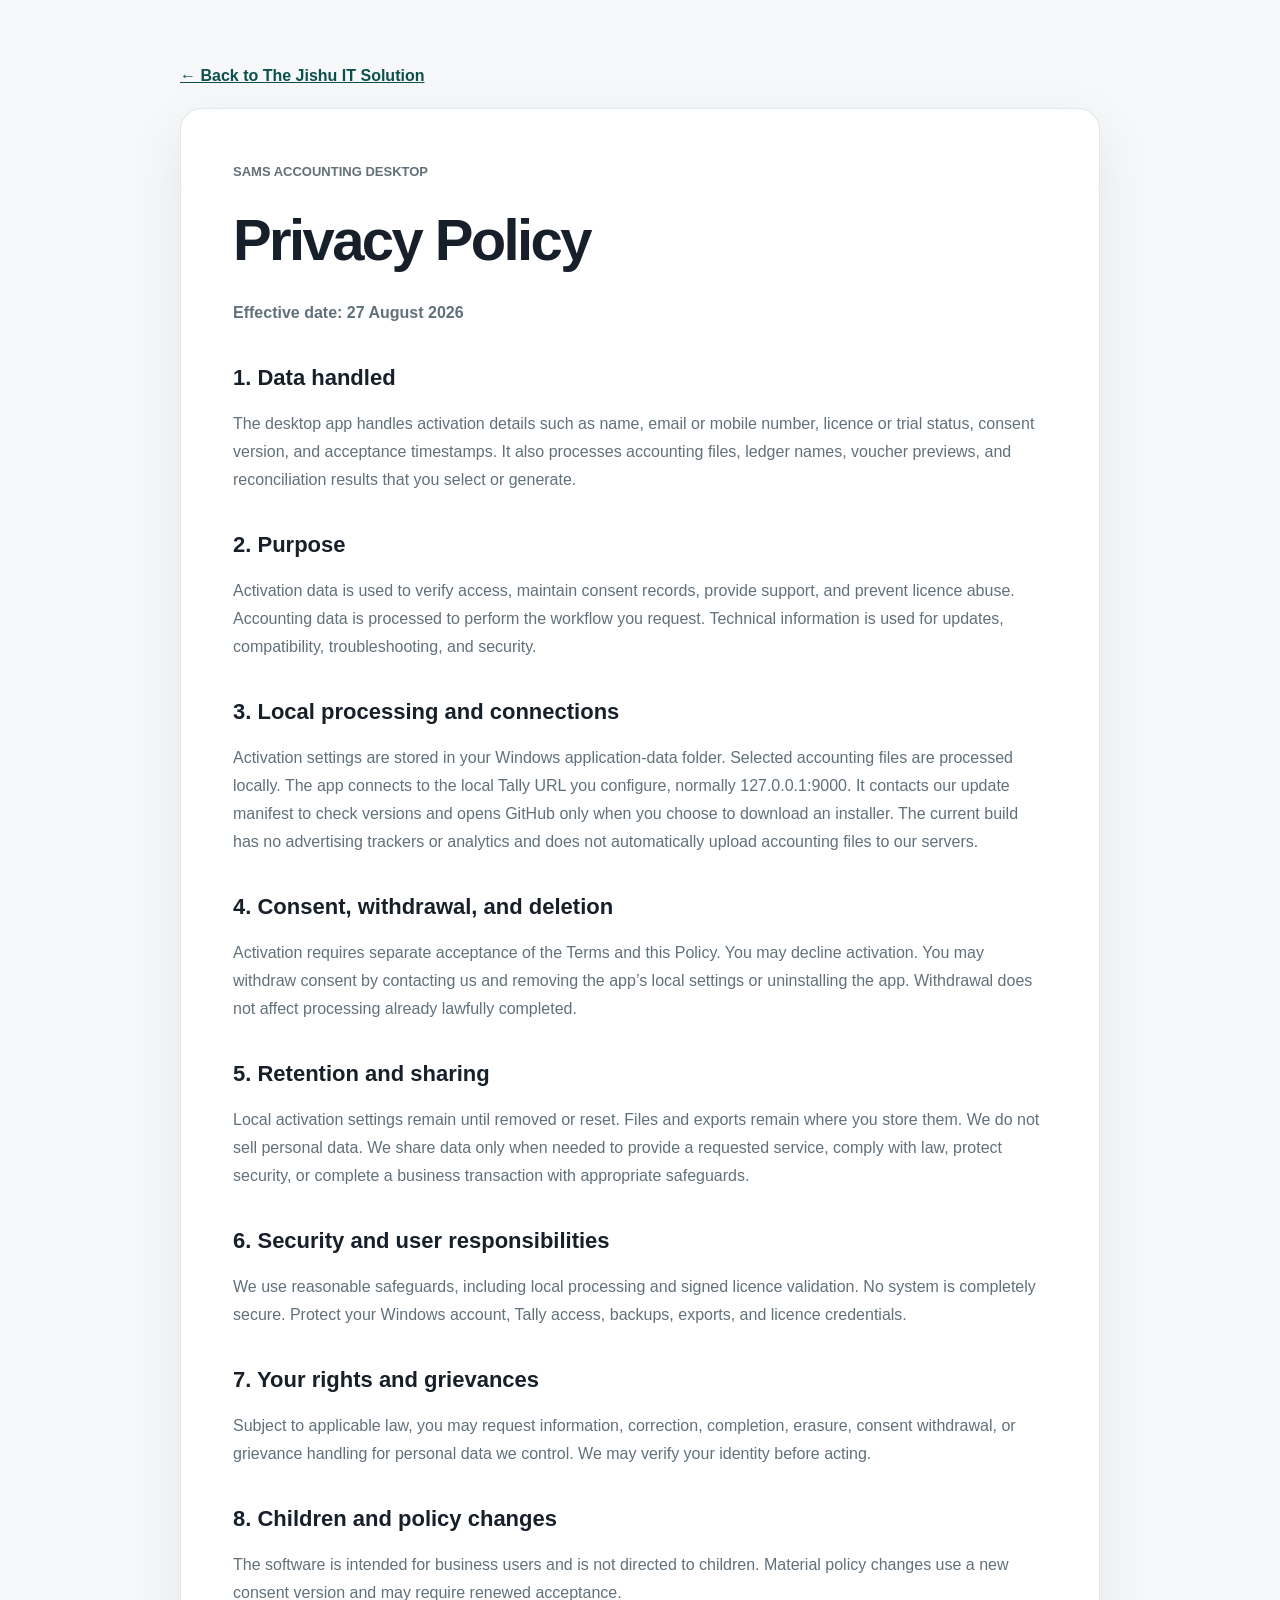
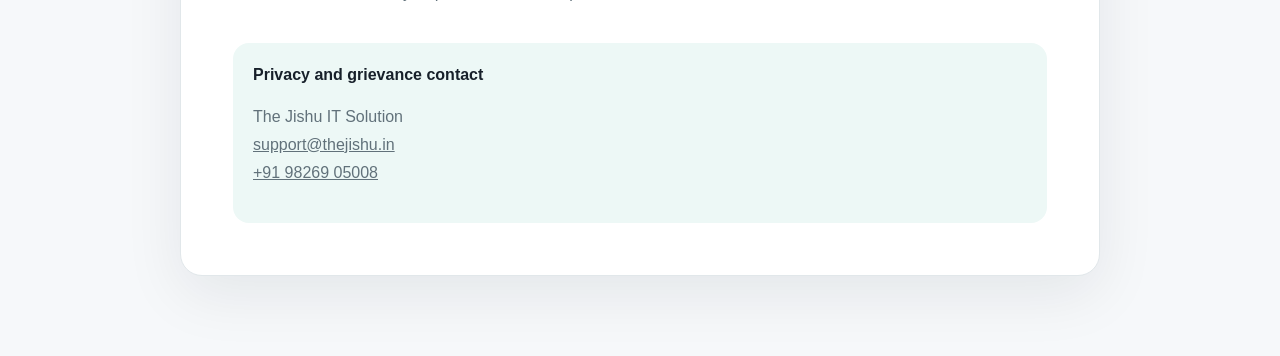
<file: site/privacy.html>
<!doctype html>
<html lang="en">
  <head>
    <meta charset="utf-8">
    <!-- Google tag (gtag.js) -->
    <script async src="https://www.googletagmanager.com/gtag/js?id=G-WH8EJ218XC"></script>
    <script>
      window.dataLayer = window.dataLayer || [];
      function gtag(){dataLayer.push(arguments);}
      gtag('js', new Date());
      gtag('config', 'G-WH8EJ218XC');
    </script>
    <meta name="viewport" content="width=device-width, initial-scale=1">
    <meta name="theme-color" content="#102f38"><meta name="color-scheme" content="light"><link rel="manifest" href="manifest.webmanifest"><link rel="apple-touch-icon" href="assets/jishu-logo-mark.png">
    <title>Privacy Policy | Sams Accounting Desktop</title>
    <meta name="description" content="Privacy Policy for Sams Accounting Desktop by The Jishu IT Solution.">
    <meta name="robots" content="index, follow">
    <link rel="canonical" href="https://thejishu.in/privacy.html">
    <link rel="stylesheet" href="styles.css">
  </head>
  <body class="legal-page">
    <main class="legal-shell">
      <a class="legal-back" href="index.html">← Back to The Jishu IT Solution</a>
      <article class="legal-card">
        <p class="eyebrow">Sams Accounting Desktop</p>
        <h1>Privacy Policy</h1>
        <p class="legal-meta">Effective date: 27 August 2026</p>

        <h2>1. Data handled</h2>
        <p>The desktop app handles activation details such as name, email or mobile number, licence or trial status, consent version, and acceptance timestamps. It also processes accounting files, ledger names, voucher previews, and reconciliation results that you select or generate.</p>

        <h2>2. Purpose</h2>
        <p>Activation data is used to verify access, maintain consent records, provide support, and prevent licence abuse. Accounting data is processed to perform the workflow you request. Technical information is used for updates, compatibility, troubleshooting, and security.</p>

        <h2>3. Local processing and connections</h2>
        <p>Activation settings are stored in your Windows application-data folder. Selected accounting files are processed locally. The app connects to the local Tally URL you configure, normally 127.0.0.1:9000. It contacts our update manifest to check versions and opens GitHub only when you choose to download an installer. The current build has no advertising trackers or analytics and does not automatically upload accounting files to our servers.</p>

        <h2>4. Consent, withdrawal, and deletion</h2>
        <p>Activation requires separate acceptance of the Terms and this Policy. You may decline activation. You may withdraw consent by contacting us and removing the app’s local settings or uninstalling the app. Withdrawal does not affect processing already lawfully completed.</p>

        <h2>5. Retention and sharing</h2>
        <p>Local activation settings remain until removed or reset. Files and exports remain where you store them. We do not sell personal data. We share data only when needed to provide a requested service, comply with law, protect security, or complete a business transaction with appropriate safeguards.</p>

        <h2>6. Security and user responsibilities</h2>
        <p>We use reasonable safeguards, including local processing and signed licence validation. No system is completely secure. Protect your Windows account, Tally access, backups, exports, and licence credentials.</p>

        <h2>7. Your rights and grievances</h2>
        <p>Subject to applicable law, you may request information, correction, completion, erasure, consent withdrawal, or grievance handling for personal data we control. We may verify your identity before acting.</p>

        <h2>8. Children and policy changes</h2>
        <p>The software is intended for business users and is not directed to children. Material policy changes use a new consent version and may require renewed acceptance.</p>

        <div class="legal-contact">
          <strong>Privacy and grievance contact</strong>
          <p>The Jishu IT Solution<br><a href="mailto:support@thejishu.in">support@thejishu.in</a><br><a href="tel:+919826905008">+91 98269 05008</a></p>
        </div>
      </article>
    </main>
  </body>
</html>
</file>
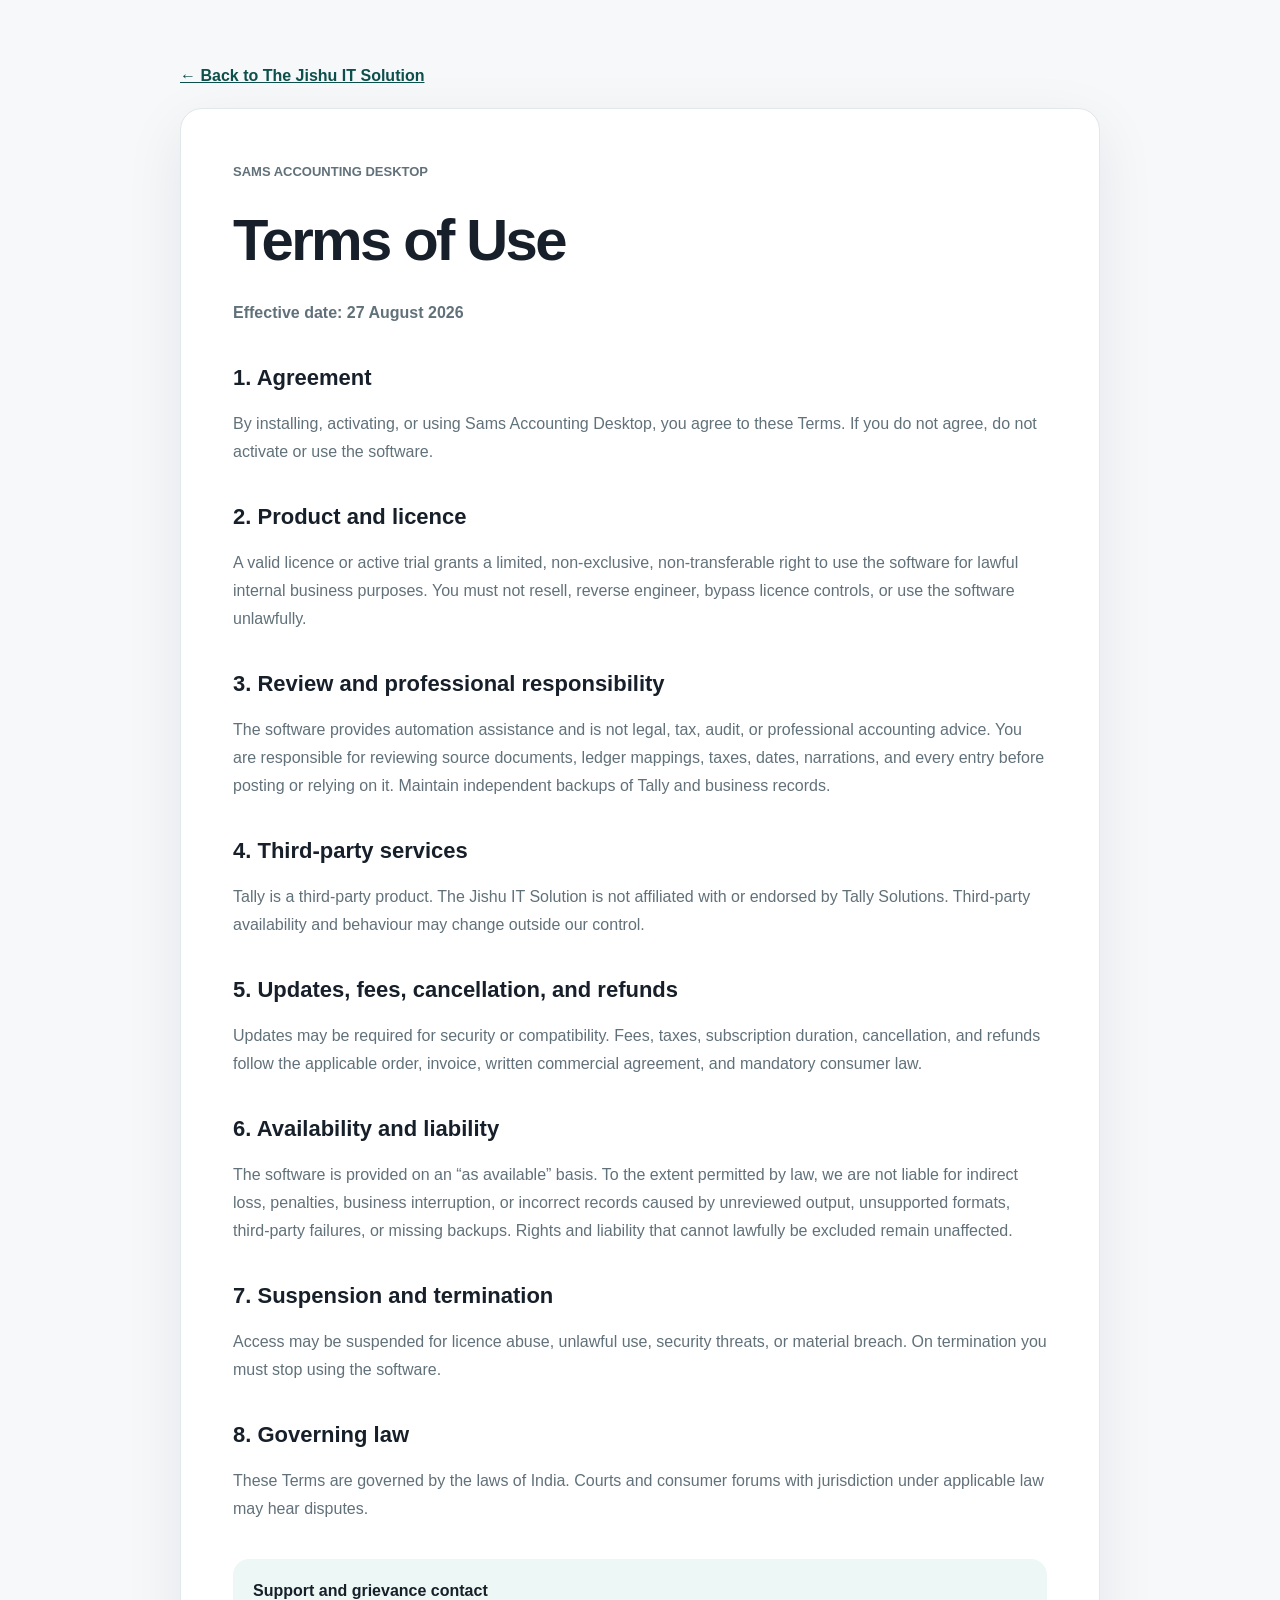
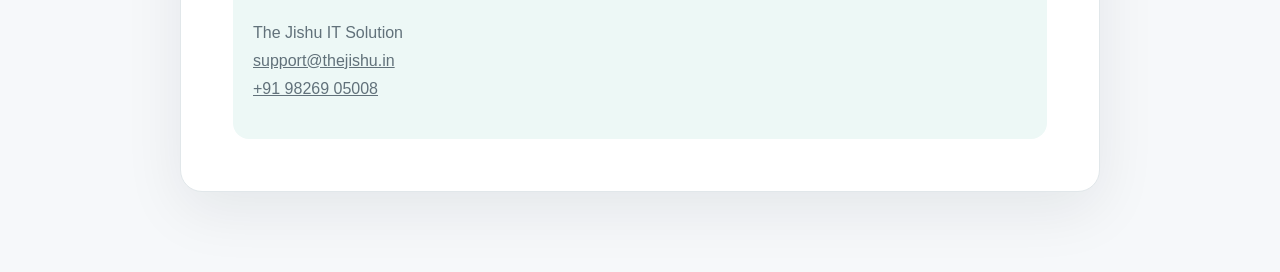
<file: site/terms.html>
<!doctype html>
<html lang="en">
  <head>
    <meta charset="utf-8">
    <!-- Google tag (gtag.js) -->
    <script async src="https://www.googletagmanager.com/gtag/js?id=G-WH8EJ218XC"></script>
    <script>
      window.dataLayer = window.dataLayer || [];
      function gtag(){dataLayer.push(arguments);}
      gtag('js', new Date());
      gtag('config', 'G-WH8EJ218XC');
    </script>
    <meta name="viewport" content="width=device-width, initial-scale=1">
    <meta name="theme-color" content="#102f38"><meta name="color-scheme" content="light"><link rel="manifest" href="manifest.webmanifest"><link rel="apple-touch-icon" href="assets/jishu-logo-mark.png">
    <title>Terms of Use | Sams Accounting Desktop</title>
    <meta name="description" content="Terms of Use for Sams Accounting Desktop by The Jishu IT Solution.">
    <meta name="robots" content="index, follow">
    <link rel="canonical" href="https://thejishu.in/terms.html">
    <link rel="stylesheet" href="styles.css">
  </head>
  <body class="legal-page">
    <main class="legal-shell">
      <a class="legal-back" href="index.html">← Back to The Jishu IT Solution</a>
      <article class="legal-card">
        <p class="eyebrow">Sams Accounting Desktop</p>
        <h1>Terms of Use</h1>
        <p class="legal-meta">Effective date: 27 August 2026</p>

        <h2>1. Agreement</h2>
        <p>By installing, activating, or using Sams Accounting Desktop, you agree to these Terms. If you do not agree, do not activate or use the software.</p>

        <h2>2. Product and licence</h2>
        <p>A valid licence or active trial grants a limited, non-exclusive, non-transferable right to use the software for lawful internal business purposes. You must not resell, reverse engineer, bypass licence controls, or use the software unlawfully.</p>

        <h2>3. Review and professional responsibility</h2>
        <p>The software provides automation assistance and is not legal, tax, audit, or professional accounting advice. You are responsible for reviewing source documents, ledger mappings, taxes, dates, narrations, and every entry before posting or relying on it. Maintain independent backups of Tally and business records.</p>

        <h2>4. Third-party services</h2>
        <p>Tally is a third-party product. The Jishu IT Solution is not affiliated with or endorsed by Tally Solutions. Third-party availability and behaviour may change outside our control.</p>

        <h2>5. Updates, fees, cancellation, and refunds</h2>
        <p>Updates may be required for security or compatibility. Fees, taxes, subscription duration, cancellation, and refunds follow the applicable order, invoice, written commercial agreement, and mandatory consumer law.</p>

        <h2>6. Availability and liability</h2>
        <p>The software is provided on an “as available” basis. To the extent permitted by law, we are not liable for indirect loss, penalties, business interruption, or incorrect records caused by unreviewed output, unsupported formats, third-party failures, or missing backups. Rights and liability that cannot lawfully be excluded remain unaffected.</p>

        <h2>7. Suspension and termination</h2>
        <p>Access may be suspended for licence abuse, unlawful use, security threats, or material breach. On termination you must stop using the software.</p>

        <h2>8. Governing law</h2>
        <p>These Terms are governed by the laws of India. Courts and consumer forums with jurisdiction under applicable law may hear disputes.</p>

        <div class="legal-contact">
          <strong>Support and grievance contact</strong>
          <p>The Jishu IT Solution<br><a href="mailto:support@thejishu.in">support@thejishu.in</a><br><a href="tel:+919826905008">+91 98269 05008</a></p>
        </div>
      </article>
    </main>
  </body>
</html>
</file>
<file: site/styles.css>
:root {
  --ink: #17202a;
  --muted: #61717a;
  --line: #e1e7ea;
  --paper: #f6f8fa;
  --white: #ffffff;
  --teal: #147d74;
  --teal-deep: #0d4f4a;
  --amber: #d49a2a;
  --red: #c45542;
  --shadow: 0 10px 28px rgba(17, 24, 39, 0.1);
}

* {
  box-sizing: border-box;
}

html {
  scroll-behavior: smooth;
}

body {
  margin: 0;
  overflow-x: hidden;
  color: var(--ink);
  background: var(--paper);
  font-family: Inter, "Segoe UI", Arial, sans-serif;
  line-height: 1.5;
}

a {
  color: inherit;
}

.site-header {
  position: sticky;
  top: 0;
  z-index: 20;
  display: flex;
  align-items: center;
  justify-content: space-between;
  gap: 24px;
  min-height: 68px;
  padding: 12px clamp(18px, 5vw, 64px);
  background: rgba(255, 255, 255, 0.92);
  border-bottom: 1px solid rgba(216, 224, 223, 0.9);
  backdrop-filter: blur(12px);
}

.nav-toggle {
  display: none;
}

.brand {
  display: inline-flex;
  align-items: center;
  gap: 10px;
  min-width: 0;
  text-decoration: none;
  font-size: 16px;
  font-weight: 800;
}

.brand-mark {
  width: 46px;
  height: 46px;
  object-fit: contain;
}

.nav-links {
  display: flex;
  align-items: center;
  gap: clamp(12px, 2.5vw, 28px);
  color: var(--muted);
  font-size: 14px;
  font-weight: 700;
}

.nav-links a {
  text-decoration: none;
}

.nav-links a:hover {
  color: var(--teal-deep);
}

.hero {
  position: relative;
  min-height: 72vh;
  overflow: hidden;
  color: var(--white);
  background: #111827;
}

.hero-backdrop {
  position: absolute;
  inset: 0;
  background:
    radial-gradient(circle at 82% 22%, rgba(20, 125, 116, 0.32), transparent 32%),
    radial-gradient(circle at 70% 88%, rgba(212, 154, 42, 0.12), transparent 26%),
    linear-gradient(90deg, rgba(17, 24, 39, 0.98), rgba(17, 24, 39, 0.84)),
    linear-gradient(135deg, #111827, #164e63 58%, #32383d);
}

.hero-inner {
  position: relative;
  display: grid;
  width: min(1160px, calc(100% - 36px));
  min-height: 72vh;
  grid-template-columns: minmax(0, 780px);
  gap: clamp(28px, 5vw, 64px);
  align-items: center;
  margin: 0 auto;
  padding: 86px 0 80px;
}

.hero-content {
  position: relative;
  width: 100%;
}

.eyebrow {
  margin: 0 0 12px;
  color: var(--amber);
  font-size: 13px;
  font-weight: 800;
  text-transform: uppercase;
}

.hero h1,
.section h2 {
  margin: 0;
  letter-spacing: 0;
  line-height: 1.08;
}

.hero h1 {
  max-width: 780px;
  font-size: clamp(44px, 6vw, 68px);
  letter-spacing: -0.035em;
}

.hero-copy {
  max-width: 610px;
  margin: 22px 0 0;
  color: rgba(255, 255, 255, 0.86);
  font-size: 19px;
}

.hero-actions,
.download-actions {
  display: flex;
  align-items: center;
  flex-wrap: wrap;
  gap: 12px;
  margin-top: 30px;
}

.hero-stats {
  display: flex;
  flex-wrap: wrap;
  gap: 10px;
  margin-top: 24px;
}

.hero-stats span {
  display: inline-flex;
  align-items: center;
  min-height: 36px;
  padding: 7px 12px;
  border: 1px solid rgba(255, 255, 255, 0.22);
  border-radius: 999px;
  background: rgba(255, 255, 255, 0.08);
  color: rgba(255, 255, 255, 0.88);
  font-size: 13px;
  font-weight: 800;
}

.hero-contact-line {
  display: flex;
  flex-wrap: wrap;
  gap: 14px;
  margin-top: 18px;
}

.hero-contact-line a {
  color: rgba(255, 255, 255, 0.82);
  font-size: 14px;
  font-weight: 800;
  text-decoration: none;
}

.hero-contact-line a:hover {
  color: var(--white);
  text-decoration: underline;
}

.hero-visual {
  display: grid;
  gap: 14px;
}

.brand-showcase {
  display: grid;
  grid-template-columns: 150px minmax(0, 1fr);
  gap: 22px;
  align-items: center;
  padding: 24px;
  border: 1px solid rgba(255, 255, 255, 0.18);
  border-radius: 10px;
  background: rgba(255, 255, 255, 0.1);
  box-shadow: 0 20px 54px rgba(0, 0, 0, 0.22);
}

.brand-showcase img {
  width: 150px;
  height: 150px;
  padding: 8px;
  border-radius: 10px;
  object-fit: contain;
  background: var(--white);
}

.brand-showcase h2 {
  margin: 0;
  color: var(--white);
  font-size: 30px;
  line-height: 1.08;
  letter-spacing: 0;
}

.brand-showcase p {
  margin: 12px 0 0;
  color: rgba(255, 255, 255, 0.76);
  font-size: 15px;
}

.hero-service-grid {
  display: grid;
  grid-template-columns: repeat(2, minmax(0, 1fr));
  gap: 10px;
}

.hero-service-grid span {
  min-height: 54px;
  padding: 14px;
  border: 1px solid rgba(255, 255, 255, 0.16);
  border-radius: 10px;
  background: rgba(255, 255, 255, 0.08);
  color: rgba(255, 255, 255, 0.86);
  font-size: 14px;
  font-weight: 900;
}

.button {
  display: inline-flex;
  align-items: center;
  justify-content: center;
  min-height: 44px;
  padding: 0 18px;
  border: 1px solid transparent;
  border-radius: 9px;
  text-decoration: none;
  font-size: 14px;
  font-weight: 750;
  white-space: nowrap;
  cursor: pointer;
  transition: transform 160ms ease, background-color 160ms ease, border-color 160ms ease, box-shadow 160ms ease;
}

.button:hover {
  transform: translateY(-1px);
}

.button:focus-visible,
.nav-links a:focus-visible,
.brand:focus-visible,
.nav-toggle:focus-visible,
summary:focus-visible {
  outline: 3px solid rgba(212, 154, 42, 0.72);
  outline-offset: 3px;
}

.button.primary {
  background: var(--teal);
  color: var(--white);
}

.button.primary:hover {
  background: var(--teal-deep);
}

.button.secondary {
  border-color: rgba(255, 255, 255, 0.34);
  color: var(--white);
  background: rgba(255, 255, 255, 0.08);
}

.section {
  padding: 76px clamp(18px, 5vw, 64px);
}

.proof-strip {
  display: grid;
  grid-template-columns: repeat(4, minmax(0, 1fr));
  border-bottom: 1px solid var(--line);
  background: var(--white);
}

.proof-strip div {
  min-height: 118px;
  padding: 26px clamp(18px, 4vw, 44px);
  border-right: 1px solid var(--line);
}

.proof-strip div:last-child {
  border-right: 0;
}

.proof-strip strong {
  display: block;
  margin-bottom: 8px;
  font-size: 22px;
}

.proof-strip span {
  display: block;
  color: var(--muted);
  font-size: 14px;
  font-weight: 700;
}

.section-inner {
  width: min(1160px, 100%);
  margin: 0 auto;
}

.section h2 {
  font-size: 36px;
  letter-spacing: -0.025em;
}

.section p {
  max-width: 660px;
  color: var(--muted);
  font-size: 17px;
}

.product-band {
  background: var(--white);
  border-bottom: 1px solid var(--line);
}

.product-layout,
.download-layout,
.contact-layout {
  display: grid;
  grid-template-columns: minmax(0, 1fr) minmax(280px, 440px);
  gap: 44px;
  align-items: center;
}

.product-panel {
  overflow: hidden;
  border: 1px solid var(--line);
  border-radius: 10px;
  background: var(--white);
  box-shadow: var(--shadow);
}

.product-panel-link {
  display: block;
  color: inherit;
  text-decoration: none;
  transition: transform 160ms ease, box-shadow 160ms ease;
}

.product-panel-link:hover {
  transform: translateY(-2px);
  box-shadow: 0 20px 46px rgba(21, 32, 38, 0.18);
}

.panel-top {
  display: flex;
  align-items: center;
  gap: 8px;
  min-height: 44px;
  padding: 0 14px;
  background: #1f2b30;
  color: rgba(255, 255, 255, 0.8);
}

.window-dot {
  width: 10px;
  height: 10px;
  flex: 0 0 10px;
  border-radius: 50%;
  background: var(--red);
}

.window-dot.amber {
  background: var(--amber);
}

.window-dot.green {
  background: var(--teal);
}

.panel-title {
  margin-left: 8px;
  font-size: 13px;
  font-weight: 800;
}

.metric-grid {
  display: grid;
  grid-template-columns: repeat(2, minmax(0, 1fr));
  border-bottom: 1px solid var(--line);
}

.metric-grid div {
  min-height: 92px;
  padding: 18px;
  border-right: 1px solid var(--line);
  border-bottom: 1px solid var(--line);
}

.metric-grid div:nth-child(2n) {
  border-right: 0;
}

.metric-grid div:nth-last-child(-n + 2) {
  border-bottom: 0;
}

.metric-label {
  display: block;
  color: var(--muted);
  font-size: 12px;
  font-weight: 800;
  text-transform: uppercase;
}

.metric-grid strong {
  display: block;
  margin-top: 8px;
  font-size: 20px;
}

.feature-lines {
  display: grid;
  gap: 10px;
  padding: 18px;
}

.feature-lines span {
  min-height: 34px;
  padding: 7px 10px;
  border-left: 3px solid var(--teal);
  background: #edf8f6;
  color: #253f46;
  font-size: 14px;
  font-weight: 700;
}

.section-heading {
  margin-bottom: 26px;
}

.service-grid {
  display: grid;
  grid-template-columns: repeat(3, minmax(0, 1fr));
  gap: 18px;
}

.service-card {
  min-height: 192px;
  padding: 24px;
  border: 1px solid var(--line);
  border-radius: 10px;
  background: var(--white);
}

.service-card h3 {
  margin: 0 0 12px;
  font-size: 20px;
}

.service-card p {
  margin: 0;
  font-size: 15px;
}

.delivery-band {
  background: #f1f5f4;
  border-top: 1px solid var(--line);
  border-bottom: 1px solid var(--line);
}

.global-band {
  background: var(--white);
  border-top: 1px solid var(--line);
  border-bottom: 1px solid var(--line);
}

.client-band {
  background: #f6f8fa;
  border-bottom: 1px solid var(--line);
}

.client-grid {
  display: grid;
  grid-template-columns: repeat(5, minmax(0, 1fr));
  gap: 16px;
}

.client-card {
  display: grid;
  gap: 10px;
  align-content: start;
  padding: 16px;
  border: 1px solid var(--line);
  border-radius: 10px;
  background: var(--white);
  box-shadow: 0 8px 22px rgba(17, 24, 39, 0.08);
}

.client-card img {
  width: 100%;
  aspect-ratio: 3 / 4;
  border-radius: 8px;
  object-fit: cover;
  background: #edf8f6;
}

.client-card span {
  color: var(--teal-deep);
  font-size: 12px;
  font-weight: 900;
  text-transform: uppercase;
}

.client-card strong {
  color: var(--ink);
  font-size: 15px;
  line-height: 1.28;
}

.delivery-grid {
  display: grid;
  grid-template-columns: repeat(4, minmax(0, 1fr));
  gap: 16px;
}

.delivery-grid article {
  min-height: 230px;
  padding: 22px;
  border: 1px solid var(--line);
  border-radius: 10px;
  background: var(--white);
}

.delivery-grid h3 {
  margin: 0 0 10px;
  font-size: 19px;
}

.delivery-grid p {
  margin: 0;
  font-size: 15px;
}

.tech-strip {
  display: flex;
  flex-wrap: wrap;
  gap: 10px;
  margin-top: 22px;
}

.tech-strip span {
  display: inline-flex;
  align-items: center;
  min-height: 36px;
  padding: 7px 12px;
  border: 1px solid rgba(15, 118, 110, 0.22);
  border-radius: 999px;
  background: var(--white);
  color: #253f46;
  font-size: 13px;
  font-weight: 900;
}

.card-kicker {
  display: inline-block;
  margin-bottom: 18px;
  color: var(--teal);
  font-size: 12px;
  font-weight: 900;
  text-transform: uppercase;
}

.inline-actions {
  display: flex;
  align-items: center;
  flex-wrap: wrap;
  gap: 14px;
  margin-top: 26px;
}

.text-link.dark {
  color: var(--teal-deep);
}

.heading-link {
  color: inherit;
  text-decoration: none;
}

.heading-link:hover {
  color: var(--teal-deep);
}

.portfolio-grid {
  display: grid;
  grid-template-columns: repeat(3, minmax(0, 1fr));
  gap: 18px;
}

.portfolio-card {
  display: flex;
  min-height: 100%;
  flex-direction: column;
  padding: 24px;
  border: 1px solid var(--line);
  border-radius: 10px;
  background: var(--white);
}

.portfolio-card.featured {
  border-color: rgba(15, 118, 110, 0.45);
  background: #eef8f7;
}

.portfolio-meta {
  display: flex;
  align-items: center;
  justify-content: space-between;
  gap: 10px;
  margin-bottom: 18px;
  color: var(--muted);
  font-size: 12px;
  font-weight: 900;
  text-transform: uppercase;
}

.portfolio-card h3 {
  margin: 0 0 10px;
  font-size: 21px;
}

.portfolio-card h3 a {
  color: inherit;
  text-decoration: none;
}

.portfolio-card p {
  margin: 0 0 20px;
  font-size: 15px;
}

.case-study-list {
  display: grid;
  gap: 14px;
  margin: 2px 0 22px;
}

.case-study-list div {
  display: grid;
  gap: 5px;
}

.case-study-list dt {
  color: var(--muted);
  font-size: 11px;
  font-weight: 900;
  text-transform: uppercase;
}

.case-study-list dd {
  margin: 0;
  color: #42545b;
  font-size: 14px;
  line-height: 1.65;
}

.case-study-list .case-result {
  padding: 12px 14px;
  border-left: 3px solid var(--teal);
  border-radius: 6px;
  background: #f3f9f7;
}

.portfolio-card a {
  margin-top: auto;
  color: var(--teal-deep);
  font-size: 14px;
  font-weight: 900;
  text-decoration: none;
}

.portfolio-card a:hover {
  text-decoration: underline;
}

.portfolio-card > a {
  display: flex;
  align-items: center;
  min-height: 36px;
  padding: 6px 0;
}

.portfolio-card > a + a {
  margin-top: 2px;
}

.plans-grid {
  display: grid;
  grid-template-columns: repeat(3, minmax(0, 1fr));
  gap: 18px;
}

.faq-grid {
  display: grid;
  grid-template-columns: repeat(3, minmax(0, 1fr));
  gap: 18px;
}

.faq-item {
  min-height: 210px;
  padding: 22px;
  border: 1px solid var(--line);
  border-radius: 10px;
  background: var(--white);
  transition: transform 180ms ease, border-color 180ms ease, box-shadow 180ms ease;
}

.service-card:hover,
.delivery-grid article:hover,
.portfolio-card:hover,
.client-card:hover {
  transform: translateY(-3px);
  border-color: #c7d8d5;
  box-shadow: 0 16px 34px rgba(17, 24, 39, 0.1);
}

.delivery-grid article,
.portfolio-card,
.client-card {
  transition: transform 180ms ease, border-color 180ms ease, box-shadow 180ms ease;
}

.faq-item h3 {
  margin: 0 0 10px;
  font-size: 19px;
  line-height: 1.24;
}

.faq-item p {
  margin: 0;
  font-size: 15px;
}

.plan-card {
  min-height: 318px;
  padding: 24px;
  border: 1px solid var(--line);
  border-radius: 10px;
  background: var(--white);
}

.plan-card.highlighted {
  border-color: rgba(15, 118, 110, 0.45);
  box-shadow: var(--shadow);
}

.plan-card h3 {
  margin: 0 0 12px;
  font-size: 23px;
}

.plan-card p {
  margin: 0 0 18px;
  font-size: 15px;
}

.plan-card ul {
  display: grid;
  gap: 9px;
  margin: 0;
  padding: 0;
  list-style: none;
}

.plan-card li {
  position: relative;
  padding-left: 20px;
  color: #253f46;
  font-weight: 800;
}

.plan-card li::before {
  position: absolute;
  left: 0;
  color: var(--teal);
  content: "/";
  font-weight: 900;
}

.saas-band {
  background: #f1f5f4;
  border-top: 1px solid var(--line);
  border-bottom: 1px solid var(--line);
}

.answer-engine-band {
  background: #ffffff;
  border-top: 1px solid var(--line);
  border-bottom: 1px solid var(--line);
}

.answer-engine-layout {
  display: grid;
  grid-template-columns: minmax(260px, 0.72fr) minmax(0, 1.28fr);
  gap: clamp(34px, 6vw, 76px);
  align-items: start;
}

.answer-facts-list {
  display: grid;
  gap: 0;
  margin: 0;
}

.answer-facts-list div {
  display: grid;
  grid-template-columns: minmax(160px, 0.55fr) minmax(0, 1.45fr);
  gap: 24px;
  padding: 20px 0;
  border-top: 1px solid var(--line);
}

.answer-facts-list div:last-child {
  border-bottom: 1px solid var(--line);
}

.answer-facts-list dt {
  color: var(--ink);
  font-weight: 900;
  line-height: 1.35;
}

.answer-facts-list dd {
  margin: 0;
  color: var(--muted);
  font-size: 15px;
}

.split-layout,
.cta-layout {
  display: grid;
  grid-template-columns: minmax(0, 1fr) minmax(280px, 440px);
  gap: 42px;
  align-items: center;
}

.capability-list {
  display: grid;
  gap: 10px;
}

.capability-list span {
  display: block;
  min-height: 44px;
  padding: 11px 14px;
  border-left: 4px solid var(--teal);
  background: var(--white);
  color: #253f46;
  font-weight: 800;
}

.timeline {
  display: grid;
  grid-template-columns: repeat(4, minmax(0, 1fr));
  gap: 16px;
}

.timeline article {
  min-height: 210px;
  padding: 22px;
  border: 1px solid var(--line);
  border-radius: 10px;
  background: var(--white);
}

.timeline span {
  display: inline-flex;
  align-items: center;
  justify-content: center;
  width: 34px;
  height: 34px;
  margin-bottom: 20px;
  border-radius: 50%;
  background: var(--teal);
  color: var(--white);
  font-weight: 900;
}

.timeline h3 {
  margin: 0 0 8px;
  font-size: 19px;
}

.timeline p {
  margin: 0;
  font-size: 15px;
}

.cta-band {
  background: #17202a;
  color: var(--white);
}

.cta-band p {
  color: rgba(255, 255, 255, 0.76);
}

.cta-layout .button {
  justify-self: start;
}

.cta-contact {
  display: flex;
  flex-wrap: wrap;
  gap: 14px;
  margin-top: 16px;
}

.cta-contact a {
  color: rgba(255, 255, 255, 0.84);
  font-size: 14px;
  font-weight: 800;
  text-decoration: none;
}

.cta-contact a:hover {
  color: var(--white);
  text-decoration: underline;
}

.page-hero {
  padding: 88px clamp(18px, 5vw, 64px);
  color: var(--white);
  background:
    linear-gradient(90deg, rgba(17, 24, 39, 0.96), rgba(17, 24, 39, 0.78)),
    #111827;
}

.page-hero h1 {
  max-width: 780px;
  margin: 0;
  font-size: 48px;
  line-height: 1.1;
  letter-spacing: 0;
}

.page-hero p {
  max-width: 720px;
  color: rgba(255, 255, 255, 0.78);
  font-size: 18px;
}

.product-hero {
  padding: 78px clamp(18px, 5vw, 64px);
  color: var(--white);
  background:
    linear-gradient(90deg, rgba(17, 24, 39, 0.98), rgba(17, 24, 39, 0.84)),
    linear-gradient(135deg, #111827, #164e63 58%, #32383d);
}

.product-hero-layout {
  display: grid;
  grid-template-columns: minmax(0, 1fr) minmax(300px, 430px);
  gap: clamp(28px, 5vw, 56px);
  align-items: center;
}

.product-hero h1 {
  max-width: 720px;
  margin: 0;
  font-size: 54px;
  line-height: 1.08;
  letter-spacing: 0;
}

.product-hero p {
  max-width: 690px;
  color: rgba(255, 255, 255, 0.8);
  font-size: 18px;
}

.product-demo {
  padding: 72px clamp(18px, 5vw, 64px);
  border-bottom: 1px solid var(--line);
  background: #eef3f7;
}

.product-demo .eyebrow {
  color: #795300;
}

.product-demo-header {
  display: grid;
  grid-template-columns: minmax(0, 1fr) minmax(280px, 480px);
  gap: 42px;
  align-items: end;
  margin-bottom: 28px;
}

.product-demo-header h2 {
  max-width: 700px;
  margin: 0;
  font-size: 38px;
  line-height: 1.12;
  letter-spacing: -0.03em;
}

.product-demo-header p:last-child {
  max-width: 480px;
  margin: 0;
  color: var(--muted);
  font-size: 16px;
}

.product-demo-player {
  overflow: hidden;
  aspect-ratio: 16 / 9;
  border: 1px solid #cbd5df;
  border-radius: 8px;
  background: #101828;
  box-shadow: 0 22px 54px rgba(16, 24, 40, 0.16);
}

.product-demo-player video {
  display: block;
  width: 100%;
  height: 100%;
  object-fit: contain;
  background: #101828;
}

.download-card {
  display: grid;
  gap: 18px;
  padding: 24px;
  border: 1px solid rgba(255, 255, 255, 0.18);
  border-radius: 10px;
  background: rgba(255, 255, 255, 0.1);
  box-shadow: 0 20px 54px rgba(0, 0, 0, 0.22);
}

.download-logo {
  width: 128px;
  height: 128px;
  border-radius: 10px;
  object-fit: contain;
  background: var(--white);
}

.download-card-title h2 {
  margin: 0;
  color: var(--white);
  font-size: 24px;
  line-height: 1.16;
  overflow-wrap: anywhere;
}

.release-summary {
  display: flex;
  flex-wrap: wrap;
  gap: 8px;
  margin: 0;
}

.release-summary span {
  padding: 7px 10px;
  border: 1px solid rgba(255, 255, 255, 0.16);
  border-radius: 999px;
  color: rgba(255, 255, 255, 0.82);
  background: rgba(255, 255, 255, 0.07);
  font-size: 13px;
  font-weight: 700;
}

.hero-support-link {
  display: inline-flex;
  margin-top: 18px;
  color: rgba(255, 255, 255, 0.82);
  font-size: 14px;
  font-weight: 700;
  text-underline-offset: 4px;
}

.download-meta {
  display: grid;
  grid-template-columns: repeat(2, minmax(0, 1fr));
  gap: 10px;
  margin: 0;
}

.download-meta div {
  min-height: 70px;
  padding: 12px;
  border: 1px solid rgba(255, 255, 255, 0.14);
  border-radius: 10px;
  background: rgba(255, 255, 255, 0.08);
}

.download-meta dt {
  margin: 0 0 6px;
  color: rgba(255, 255, 255, 0.6);
  font-size: 12px;
  font-weight: 900;
  text-transform: uppercase;
}

.download-meta dd {
  margin: 0;
  color: var(--white);
  font-size: 17px;
  font-weight: 900;
}

.product-detail-grid {
  display: grid;
  grid-template-columns: minmax(0, 1fr) minmax(300px, 390px);
  gap: 34px;
  align-items: start;
}

.product-feature-lines {
  margin-top: 22px;
  padding: 0;
}

.product-facts-section {
  border-top: 1px solid var(--line);
  border-bottom: 1px solid var(--line);
  background: var(--white);
}

.product-facts-layout {
  display: grid;
  grid-template-columns: minmax(260px, 0.72fr) minmax(0, 1.28fr);
  gap: clamp(34px, 6vw, 76px);
  align-items: start;
}

.product-facts-layout h2 {
  max-width: 430px;
}

.product-facts-layout > div > p:last-child {
  max-width: 430px;
}

.product-facts-list {
  margin: 0;
}

.product-facts-list div {
  display: grid;
  grid-template-columns: minmax(190px, 0.72fr) minmax(0, 1.28fr);
  gap: 28px;
  padding: 22px 0;
  border-top: 1px solid var(--line);
}

.product-facts-list div:last-child {
  border-bottom: 1px solid var(--line);
}

.product-facts-list dt {
  color: var(--ink);
  font-weight: 900;
  line-height: 1.35;
}

.product-facts-list dd {
  margin: 0;
  color: var(--muted);
  font-size: 15px;
}

.install-panel {
  display: grid;
  gap: 16px;
  padding: 24px;
  border: 1px solid var(--line);
  border-radius: 10px;
  background: var(--white);
  box-shadow: var(--shadow);
}

.install-panel h2 {
  margin: 0;
  font-size: 28px;
}

.install-panel p {
  margin: 0;
  font-size: 15px;
}

.checksum-box {
  display: grid;
  gap: 8px;
  padding: 14px;
  border-left: 4px solid var(--amber);
  background: #fff8ea;
}

.checksum-box strong {
  color: #4b3b22;
  font-size: 12px;
  text-transform: uppercase;
}

.checksum-box span {
  color: #6b5a3d;
  font-size: 12px;
  font-weight: 800;
  overflow-wrap: anywhere;
}

.installer-details {
  border-top: 1px solid var(--line);
  border-bottom: 1px solid var(--line);
}

.installer-details summary {
  padding: 13px 0;
  color: var(--teal-deep);
  font-size: 14px;
  font-weight: 750;
  cursor: pointer;
}

.installer-details-content {
  display: grid;
  gap: 12px;
  padding: 0 0 14px;
}

.installer-details-content p {
  overflow-wrap: anywhere;
}

.contact-grid {
  display: grid;
  grid-template-columns: minmax(0, 1fr) minmax(280px, 420px);
  gap: 28px;
  align-items: start;
}

.contact-form,
.contact-panel {
  border: 1px solid var(--line);
  border-radius: 10px;
  background: var(--white);
  box-shadow: var(--shadow);
}

.contact-form {
  display: grid;
  gap: 16px;
  padding: 24px;
}

.form-row {
  display: grid;
  grid-template-columns: repeat(2, minmax(0, 1fr));
  gap: 14px;
}

.contact-form label {
  display: grid;
  gap: 8px;
  color: var(--ink);
  font-size: 14px;
  font-weight: 900;
}

.contact-form input,
.contact-form select,
.contact-form textarea {
  width: 100%;
  min-height: 44px;
  padding: 10px 12px;
  border: 1px solid var(--line);
  border-radius: 9px;
  color: var(--ink);
  background: #fbfdfc;
  font: inherit;
}

.contact-form textarea {
  resize: vertical;
}

.contact-form input:focus,
.contact-form select:focus,
.contact-form textarea:focus {
  outline: 2px solid rgba(15, 118, 110, 0.24);
  border-color: var(--teal);
}

.contact-form .button {
  border: 0;
}

.form-note,
.form-status {
  margin: 0;
  color: var(--muted);
  font-size: 13px;
  line-height: 1.55;
}

.form-status {
  color: var(--teal-deep);
  font-weight: 700;
}

.form-status:empty {
  display: none;
}

.contact-panel {
  display: grid;
  gap: 24px;
  padding: 24px;
}

.contact-logo {
  width: 168px;
  height: 142px;
  padding: 8px;
  border: 1px solid var(--line);
  border-radius: 10px;
  object-fit: contain;
  background: var(--white);
}

.contact-panel h2 {
  margin: 0 0 10px;
  font-size: 30px;
}

.contact-panel p {
  margin: 0;
  font-size: 15px;
}

.contact-methods {
  display: grid;
  gap: 10px;
}

.service-tags {
  display: flex;
  flex-wrap: wrap;
  gap: 8px;
}

.service-tags span {
  display: inline-flex;
  min-height: 32px;
  align-items: center;
  padding: 6px 10px;
  border: 1px solid rgba(15, 118, 110, 0.22);
  border-radius: 999px;
  color: #253f46;
  background: #edf8f6;
  font-size: 13px;
  font-weight: 900;
}

.contact-methods a,
.contact-methods span {
  display: block;
  overflow-wrap: anywhere;
  color: var(--teal-deep);
  font-weight: 900;
}

.info-box {
  display: grid;
  gap: 8px;
  padding: 16px;
  border-left: 4px solid var(--amber);
  background: #fff8ea;
  color: #4b3b22;
}

.info-box span {
  color: #6b5a3d;
  font-size: 14px;
}

.download-band {
  background: #17202a;
  color: var(--white);
}

.download-band p {
  color: rgba(255, 255, 255, 0.76);
}

.download-actions {
  justify-content: flex-start;
  margin-top: 0;
}

.store-button-disabled {
  background: #f3f5f7;
  border: 1px solid #c8d0da;
  color: #475467;
  cursor: not-allowed;
  opacity: 0.88;
  pointer-events: none;
  user-select: none;
}

.text-link {
  color: rgba(255, 255, 255, 0.82);
  font-size: 14px;
  font-weight: 800;
}

.contact-section {
  background: var(--white);
}

.contact-list {
  display: grid;
  gap: 10px;
  color: var(--muted);
  font-weight: 800;
}

.contact-list a {
  color: var(--teal-deep);
  overflow-wrap: anywhere;
}

.site-footer {
  display: flex;
  align-items: center;
  justify-content: space-between;
  gap: 16px;
  padding: 24px clamp(18px, 5vw, 64px);
  border-top: 1px solid var(--line);
  color: var(--muted);
  background: var(--white);
  font-size: 14px;
}

.footer-links {
  display: flex;
  align-items: center;
  flex-wrap: wrap;
  gap: 14px;
}

.footer-links a {
  color: var(--teal-deep);
  font-weight: 800;
}

.legal-page {
  min-height: 100vh;
  background: var(--paper, #f6f8fb);
}

.legal-shell {
  width: min(920px, calc(100% - 36px));
  margin: 0 auto;
  padding: 64px 0 80px;
}

.legal-card {
  padding: clamp(24px, 5vw, 52px);
  border: 1px solid var(--line);
  border-radius: 22px;
  background: var(--white);
  box-shadow: 0 18px 60px rgba(15, 23, 42, 0.08);
}

.legal-card h1 {
  margin: 0 0 8px;
  font-size: clamp(34px, 6vw, 58px);
  letter-spacing: -0.045em;
}

.legal-card h2 {
  margin: 34px 0 10px;
  font-size: 22px;
}

.legal-card p,
.legal-card li {
  color: var(--muted);
  line-height: 1.75;
}

.legal-meta {
  margin-bottom: 32px;
  color: var(--teal-deep);
  font-weight: 800;
}

.legal-contact {
  margin-top: 36px;
  padding: 20px;
  border-radius: 16px;
  background: var(--teal-soft, #edf8f6);
}

.legal-back {
  display: inline-flex;
  margin-bottom: 20px;
  color: var(--teal-deep);
  font-weight: 900;
}

@media (max-width: 860px) {
  .site-header {
    position: sticky;
    align-items: center;
    flex-direction: row;
    flex-wrap: wrap;
    gap: 10px;
    min-height: 64px;
  }

  .brand-mark {
    width: 42px;
    height: 42px;
  }

  .nav-links {
    width: 100%;
    grid-template-columns: repeat(2, minmax(0, 1fr));
    gap: 4px;
    order: 3;
    padding: 8px 0 4px;
    border-top: 1px solid var(--line);
  }

  .site-header.nav-ready .nav-links {
    display: none;
  }

  .site-header.nav-ready .nav-links[data-open="true"] {
    display: grid;
  }

  .nav-toggle {
    display: inline-flex;
    align-items: center;
    justify-content: center;
    gap: 8px;
    min-width: 44px;
    min-height: 44px;
    margin-left: auto;
    padding: 0 12px;
    border: 1px solid var(--line);
    border-radius: 9px;
    color: var(--ink);
    background: var(--white);
    font: inherit;
    font-size: 13px;
    font-weight: 750;
    cursor: pointer;
  }

  .nav-toggle > span:first-child,
  .nav-toggle > span:first-child::before,
  .nav-toggle > span:first-child::after {
    display: block;
    width: 18px;
    height: 2px;
    border-radius: 2px;
    background: currentColor;
    transition: transform 160ms ease;
  }

  .nav-toggle > span:first-child {
    position: relative;
  }

  .nav-toggle > span:first-child::before,
  .nav-toggle > span:first-child::after {
    position: absolute;
    left: 0;
    content: "";
  }

  .nav-toggle > span:first-child::before { top: -6px; }
  .nav-toggle > span:first-child::after { top: 6px; }
  .nav-toggle[aria-expanded="true"] > span:first-child { background: transparent; }
  .nav-toggle[aria-expanded="true"] > span:first-child::before { top: 0; transform: rotate(45deg); }
  .nav-toggle[aria-expanded="true"] > span:first-child::after { top: 0; transform: rotate(-45deg); }

  .nav-links a {
    display: flex;
    align-items: center;
    min-height: 42px;
    padding: 8px 12px;
    border-radius: 8px;
  }

  .nav-links a:hover {
    background: #edf8f6;
  }

  .hero {
    min-height: 68vh;
  }

  .hero-inner {
    min-height: 68vh;
    grid-template-columns: 1fr;
    padding: 68px 0 62px;
  }

  .brand-showcase {
    grid-template-columns: 124px minmax(0, 1fr);
  }

  .brand-showcase img {
    width: 124px;
    height: 124px;
  }

  .hero h1 {
    font-size: 44px;
  }

  .product-layout,
  .download-layout,
  .contact-layout,
  .service-grid,
  .delivery-grid,
  .portfolio-grid,
  .client-grid,
  .faq-grid,
  .plans-grid,
  .split-layout,
  .cta-layout,
  .product-hero-layout,
  .product-detail-grid,
  .product-demo-header,
  .product-facts-layout,
  .answer-engine-layout,
  .contact-grid {
    grid-template-columns: 1fr;
  }

  .form-row {
    grid-template-columns: 1fr;
  }

  .proof-strip,
  .timeline {
    grid-template-columns: repeat(2, minmax(0, 1fr));
  }

  .proof-strip div:nth-child(2n) {
    border-right: 0;
  }

  .portfolio-card,
  .client-card,
  .faq-item,
  .delivery-grid article,
  .timeline article {
    min-height: auto;
  }

  .download-actions {
    margin-top: 6px;
  }
}

@media (max-width: 520px) {
  .site-header {
    gap: 8px;
    padding: 9px 16px;
  }

  .brand {
    font-size: 15px;
  }

  .nav-links {
    grid-template-columns: 1fr;
    gap: 2px;
    padding-top: 8px;
    font-size: 13px;
  }

  .nav-links a {
    min-height: 40px;
    justify-content: flex-start;
    text-align: left;
  }

  .hero h1 {
    font-size: 38px;
    line-height: 1.04;
  }

  .page-hero h1 {
    max-width: 100%;
    overflow-wrap: anywhere;
    font-size: 32px;
  }

  .page-hero p {
    font-size: 16px;
  }

  .product-hero {
    padding: 52px 18px;
  }

  .product-hero h1 {
    font-size: 34px;
  }

  .product-demo {
    padding: 46px 18px;
  }

  .product-demo-header {
    gap: 14px;
    margin-bottom: 20px;
  }

  .product-demo-header h2 {
    font-size: 29px;
  }

  .product-facts-list div {
    grid-template-columns: 1fr;
    gap: 8px;
  }

  .answer-facts-list div {
    grid-template-columns: 1fr;
    gap: 8px;
  }

  .download-meta {
    grid-template-columns: 1fr;
  }

  .hero-copy {
    margin-top: 18px;
    font-size: 16px;
  }

  .section {
    padding: 46px 18px;
  }

  .contact-form,
  .contact-panel {
    padding: 18px;
  }

  .section h2 {
    font-size: 28px;
    font-weight: 750;
  }

  .service-card h3,
  .delivery-grid h3,
  .portfolio-card h3 {
    font-weight: 750;
  }

  .metric-grid {
    grid-template-columns: 1fr;
  }

  .metric-grid div,
  .metric-grid div:nth-child(2n),
  .metric-grid div:nth-last-child(-n + 2) {
    border-right: 0;
    border-bottom: 1px solid var(--line);
  }

  .metric-grid div:last-child {
    border-bottom: 0;
  }

  .proof-strip,
  .timeline {
    grid-template-columns: 1fr;
  }

  .proof-strip div {
    min-height: 96px;
    border-right: 0;
    border-bottom: 1px solid var(--line);
  }

  .proof-strip div:last-child {
    border-bottom: 0;
  }

  .button {
    width: 100%;
    min-height: 48px;
  }

  .inline-actions {
    align-items: stretch;
    flex-direction: column;
  }

  .brand-showcase,
  .hero-service-grid {
    grid-template-columns: 1fr;
  }

  .brand-showcase img {
    width: 116px;
    height: 116px;
  }

  .hero-stats {
    gap: 7px;
    margin-top: 20px;
  }

  .hero-stats span {
    min-height: 32px;
    padding: 6px 9px;
    font-size: 12px;
  }

  .download-card {
    gap: 14px;
    padding: 20px;
  }

  .download-logo {
    width: 94px;
    height: 94px;
  }

  .download-card-title h2 {
    font-size: 21px;
  }

  .product-facts-list div {
    padding: 18px 0;
  }

  .nav-toggle-label {
    position: absolute;
    width: 1px;
    height: 1px;
    overflow: hidden;
    clip: rect(0, 0, 0, 0);
    white-space: nowrap;
  }

  .site-footer {
    align-items: flex-start;
    flex-direction: column;
  }
}

@media (prefers-reduced-motion: reduce) {
  html { scroll-behavior: auto; }

  *,
  *::before,
  *::after {
    scroll-behavior: auto !important;
    transition-duration: 0.01ms !important;
  }
}
</file>
